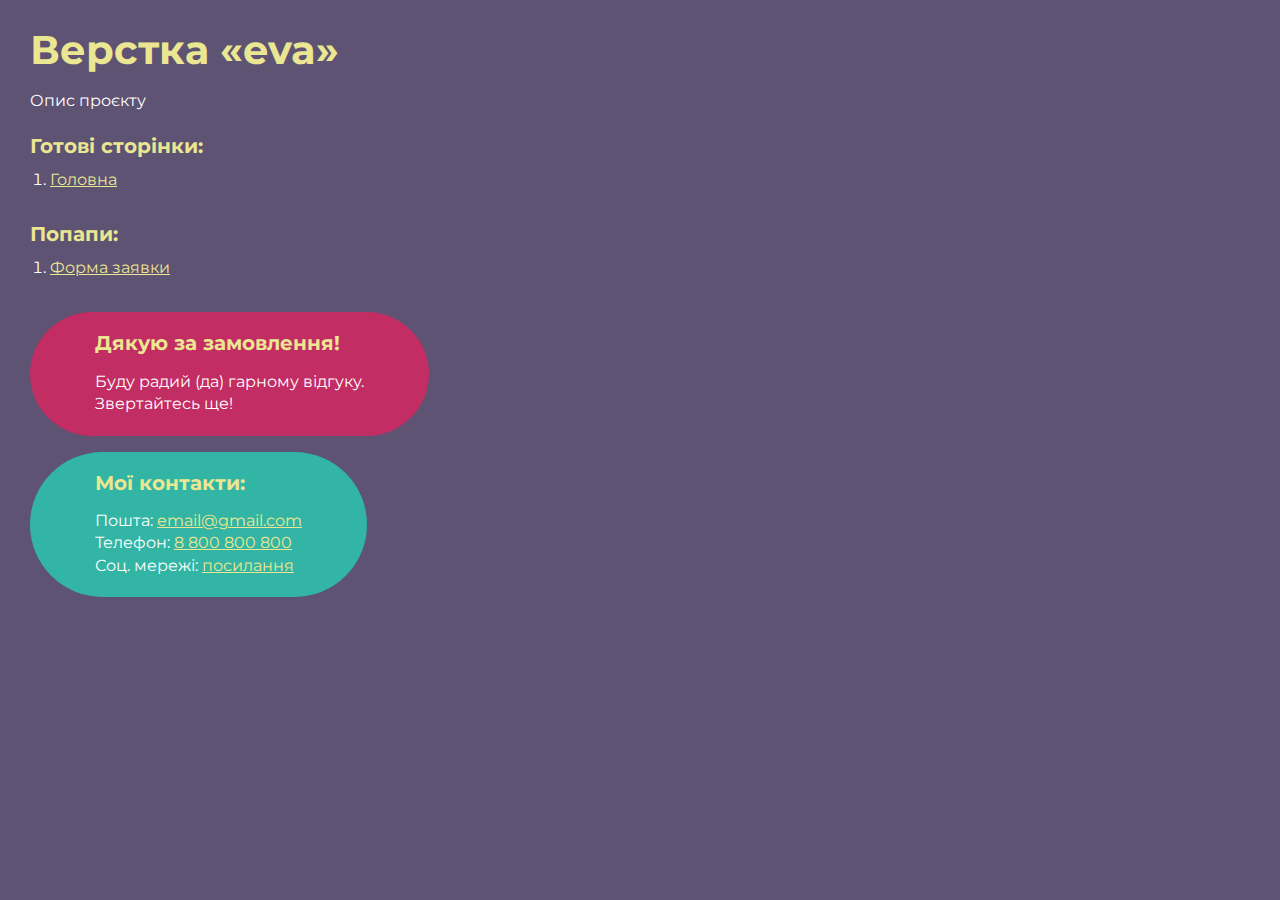
<file: index.html>
<!DOCTYPE html>
<html>

<head>
	<meta charset="UTF-8">
	<meta name="viewport" content="width=device-width, initial-scale=1.0">
	<title>Верстка «eva»</title>
</head>

<body>
	<div class="rootpage">
		<h1>Верстка «eva»</h1>
		<div class="rootpage__info">
			Опис проєкту
		</div>
		<h2>Готові сторінки:</h2>
		<ol class="rootpage__list">
			<li><a target="_blank" href="home.html">Головна</a></li>
		</ol>
		<h2>Попапи:</h2>
		<ol class="rootpage__list">
			<li><a target="_blank" href="home.html#order">Форма заявки</a>
			</li>
		</ol>
		<div class="rootpage__tnx">
			<h2>Дякую за замовлення!</h2>
			<p>Буду радий (да) гарному відгуку.</p>
			<p>Звертайтесь ще!</p>
		</div>
		<div class="rootpage__contacts">
			<h2>Мої контакти:</h2>
			<p>Пошта: <a href="mailto:email@gmail.com">email@gmail.com</a></p>
			<p>Телефон: <a href="tel:8800800800">8 800 800 800</a></p>
			<p>Соц. мережі: <a href="">посилання</a></p>
		</div>
	</div>
</body>
<style>
	@charset "UTF-8";
	@import url("https://fonts.googleapis.com/css?family=Montserrat:regular,700&display=swap");

	*,
	*::before,
	*::after {
		padding: 0px;
		margin: 0px;
		border: 0px;
		box-sizing: border-box;
	}

	html,
	body {
		height: 100%;
		margin: 0;
		padding: 0;
		min-width: 320px;
		width: 100%;
		color: #fff;
		background-color: #5e5373;
	}

	body {
		font-family: Montserrat;
		font-size: 100%;
		line-height: 1;
		font-size: 1rem;
	}

	a {
		text-decoration: underline;
		color: #ebe691
	}

	a:visited {
		text-decoration: underline;
		color: #aaa768;
	}

	a:hover {
		text-decoration: none;
	}

	ul li {
		list-style: none;
	}

	img {
		vertical-align: top;
	}

	.wrapper {
		width: 100%;
		min-height: 100%;
		overflow: hidden;
	}

	.rootpage {
		padding: 30px;
		display: flex;
		flex-direction: column;
		align-items: flex-start;
	}

	@media (max-width: 767px) {
		.rootpage {
			padding: 30px 15px;
		}
	}

	h1 {
		color: #ebe691;
		font-size: 2.5rem;
		margin: 0px 0px 1.25rem 0px;
	}

	@media (max-width: 767px) {
		h1 {
			font-size: 1.85rem;
			margin: 0px 0px 1.25rem 0px;
		}
	}

	h2 {
		color: #ebe691;
		font-size: 1.25rem;
		margin: 0px 0px 1rem 0px;
	}

	@media (max-width: 767px) {
		h2 {
			font-size: 1.125rem;
			margin: 0px 0px 1rem 0px;
		}
	}

	.rootpage__info {
		line-height: 140%;
		margin: 0px 0px 1.5rem 0px;
	}

	.rootpage__list {
		margin: 0px 0px 2.25rem 1.25rem;
	}

	.rootpage__list li:not(:last-child) {
		margin: 0px 0px 15px 0px;
	}

	.rootpage__contacts,
	.rootpage__tnx {
		border-radius: 200px;
		padding: 20px 65px;
		line-height: 140%;
	}

	@media (max-width: 767px) {

		.rootpage__contacts,
		.rootpage__tnx {
			border-radius: 40px;
			padding: 20px;
		}
	}

	.rootpage__contacts {
		background: #32b5a4;

	}

	.rootpage__contacts a {
		color: #ebe691;
	}

	.rootpage__tnx {
		background: #c22d63;
		margin: 0px 0px 1rem 0px;
	}
</style>

</html>
</file>
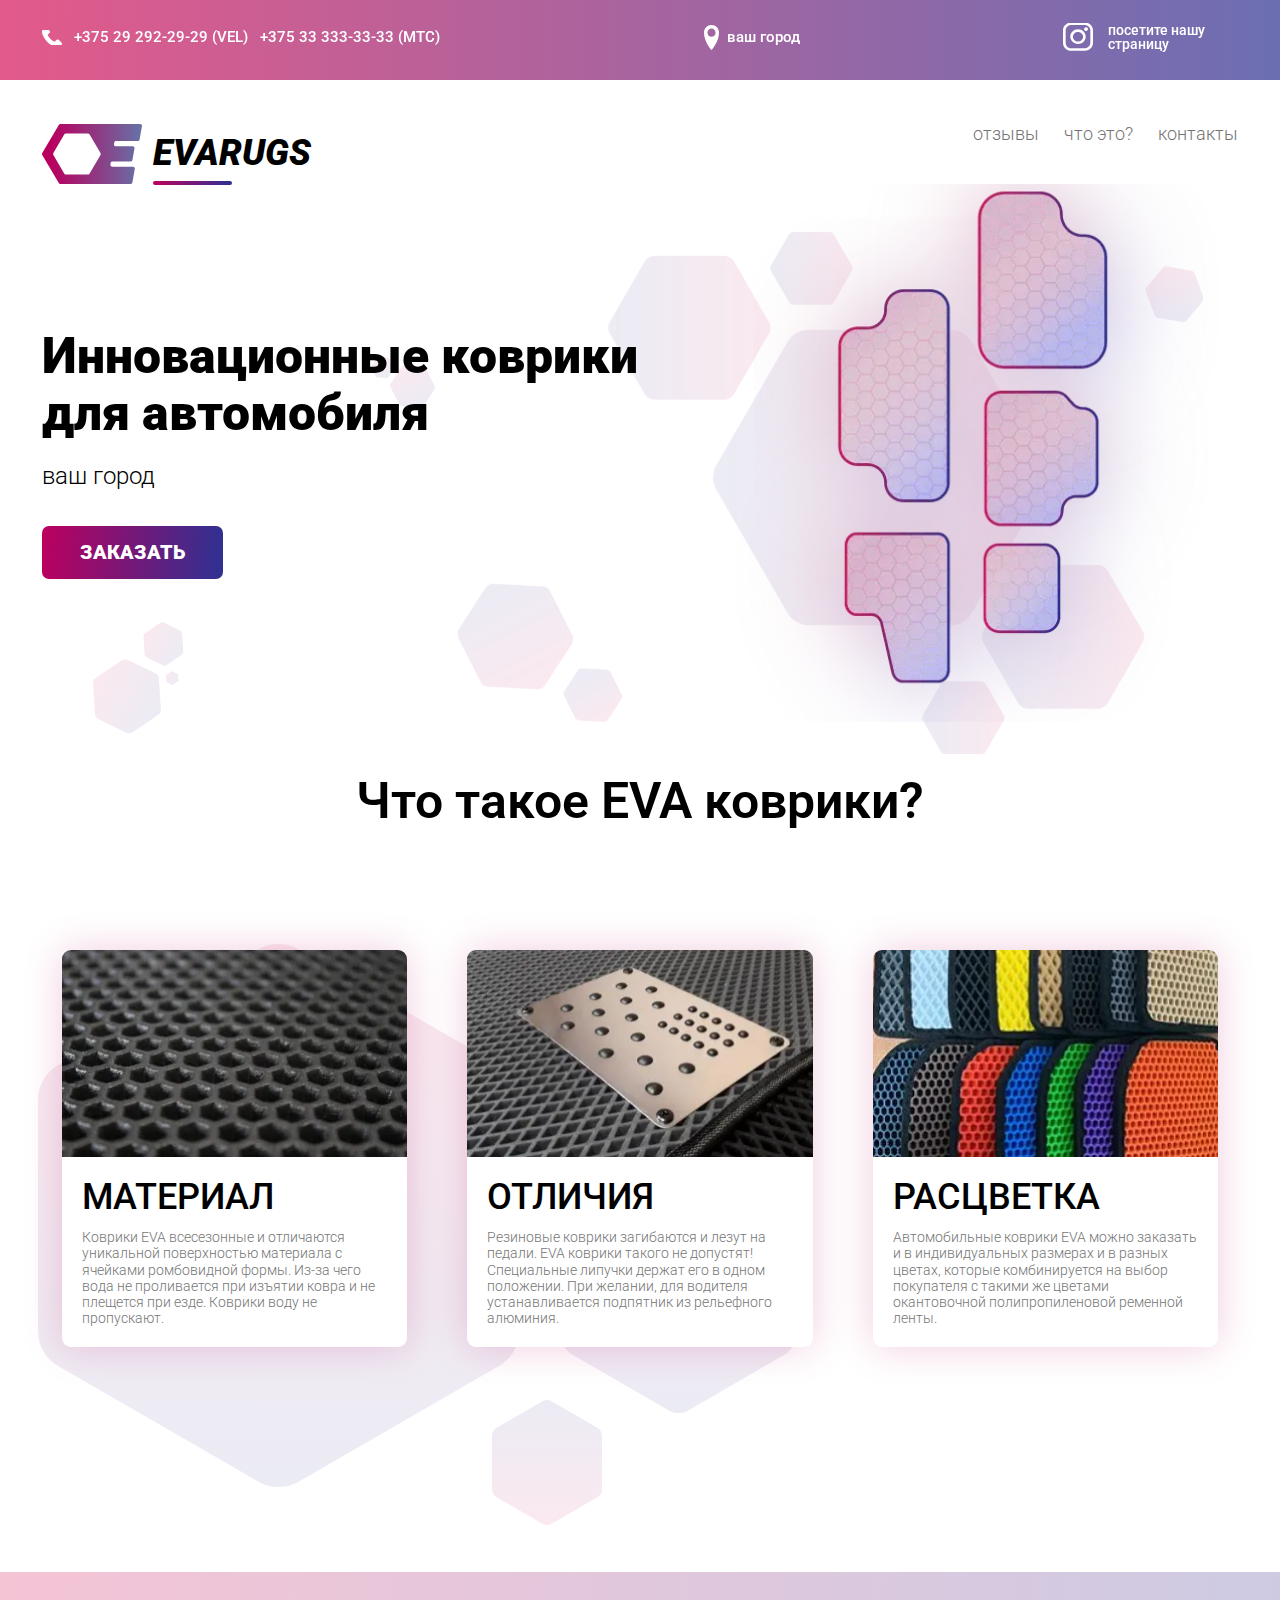
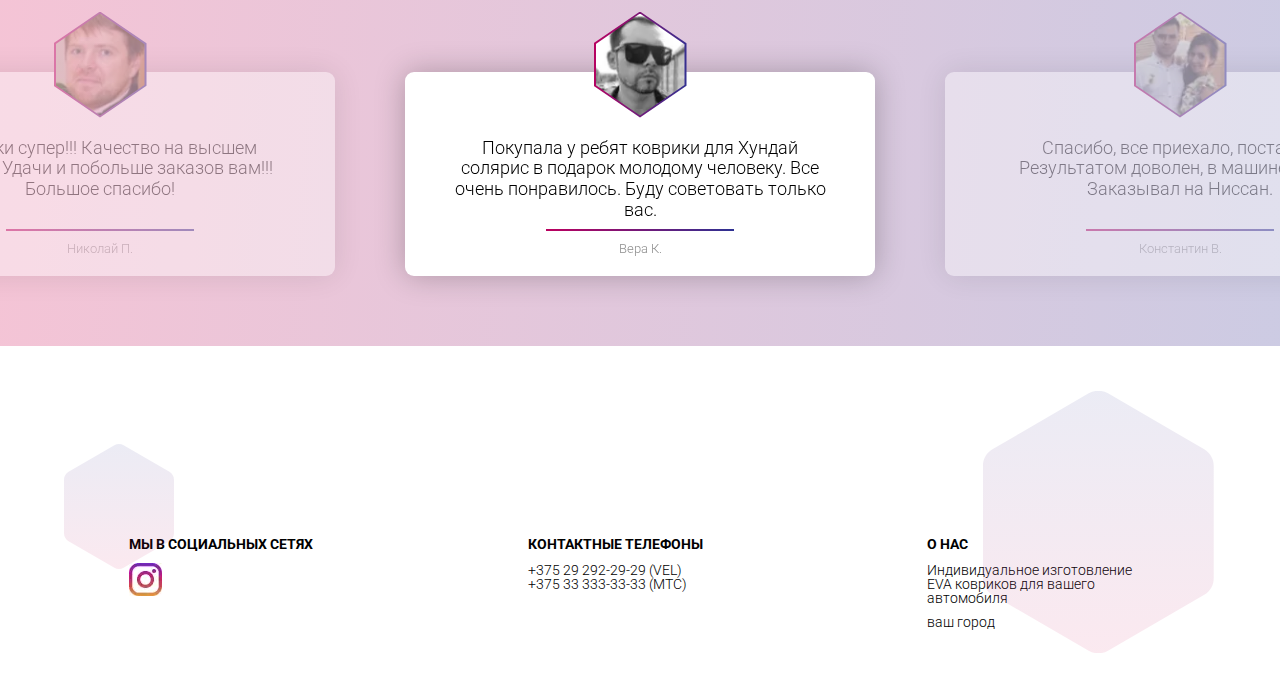
<file: home.html>
<!DOCTYPE html>
<html lang="ru">

<head>
	<title>HomePage</title>
	<meta charset="UTF-8">
	<meta name="format-detection" content="telephone=no">
	<!-- <style>body{opacity: 0;}</style> -->
	<link rel="stylesheet" href="css/style.min.css?_v=20230124192502">
	<link rel="shortcut icon" href="favicon.ico">
	<!-- <meta name="robots" content="noindex, nofollow"> -->
	<meta name="viewport" content="width=device-width, initial-scale=1.0">
</head>

<body>
	<div class="wrapper">
		<header class="header">
			<div class="header__container">
				<ul class="header__phone">
					<li><a href="tel:+375292922929">+375 29 292-29-29 (VEL)</a></li>
					<li><a href="tel:+375333333333">+375 33 333-33-33 (МТС)</a></li>
				</ul>
				<div class="header__location">
					<a href="">ваш город</a>
				</div>
				<div class="header__link">
					<a href="">посетите нашу
						страницу</a>
				</div>
			</div>
		</header>
		<main class="page">
			<section class="page__main main">
				<div class="main__container">
					<div class="main__header header-main">
						<a href="" class="header-main__logo logo-main">
							<img class="logo-main__image" src="img/main/logo.svg" alt="logo">
							<div class="logo-main__text">EVARUGS </div>
						</a>
						<div class="header-main__menu">
							<ul class="menu__list">
								<li class="menu__item"><a href="" class="menu__link">отзывы</a></li>
								<li class="menu__item"><a href="" class="menu__link">что это?</a></li>
								<li class="menu__item"><a href="" class="menu__link">контакты</a></li>
							</ul>
						</div>
					</div>
					<div class="main__columns">
						<div class="main__body">
							<a href="" class="main__logo logo-main">
								<img class="logo-main__image" src="img/main/logo.svg" alt="logo">
								<div class="logo-main__text">EVARUGS </div>
							</a>
							<h1 class="main__title">Инновационные
								коврики для
								автомобиля</h1>
							<div class="main__subtitle">ваш город</div>
							<a data-popup="#order" href="" class="main__button button">ЗАКАЗАТЬ</a>
						</div>
						<div class="main__image-ibg">
							<picture><source srcset="img/main/main.webp" type="image/webp"><img src="img/main/main.png" alt="cover"></picture>
						</div>
					</div>
				</div>
				<div class="main__decor decor-main">
					<div class="decor-main__item decor-main__item1"></div>
					<div class="decor-main__item decor-main__item2"></div>
					<div class="decor-main__item decor-main__item3"></div>
				</div>
			</section>
			<section class="page__what what">
				<div class="what__container">
					<h2 class="what__title">Что такое <span>EVA</span> коврики?
					</h2>
					<div class="what__items">
						<div class="what__item">
							<a href="" class="what__image-ibg">
								<picture><source srcset="img/what1.webp" type="image/webp"><img src="img/what1.jpg" alt="material"></picture>
							</a>
							<div class="what__body">
								<h3 class="what__caption">МАТЕРИАЛ</h3>
								<div class="what__text">
									<p>Коврики EVA всесезонные и отличаются уникальной поверхностью материала с ячейками ромбовидной формы. Из-за чего вода не проливается при изъятии ковра и не плещется при езде. Коврики воду не пропускают.</p>
								</div>
							</div>
						</div>
						<div class="what__item">
							<a href="" class="what__image-ibg">
								<picture><source srcset="img/what2.webp" type="image/webp"><img src="img/what2.jpg" alt="differrence"></picture>
							</a>
							<div class="what__body">
								<h3 class="what__caption">ОТЛИЧИЯ</h3>
								<div class="what__text">
									<p>Резиновые коврики загибаются и лезут на педали. EVA коврики такого не допустят! Специальные липучки держат его в одном положении. При желании, для водителя устанавливается подпятник из рельефного алюминия.</p>
								</div>
							</div>
						</div>
						<div class="what__item">
							<a href="" class="what__image-ibg">
								<picture><source srcset="img/what3.webp" type="image/webp"><img src="img/what3.jpg" alt="color"></picture>
							</a>
							<div class="what__body">
								<h3 class="what__caption">РАСЦВЕТКА</h3>
								<div class="what__text">
									<p>Автомобильные коврики EVA можно заказать и в индивидуальных размерах и в разных цветах, которые комбинируется на выбор покупателя с такими же цветами окантовочной полипропиленовой ременной ленты.</p>
								</div>
							</div>
						</div>
					</div>
				</div>
				<div class="what__decor"></div>
			</section>
			<section class="page__slider review-slider">
				<!-- Оболочка слайдера -->
				<div class="review-slider__slider swiper">
					<!-- Двигающееся часть слайдера -->
					<div class="review-slider__wrapper swiper-wrapper">
						<!-- Слайд -->
						<div class="review-slider__slide swiper-slide">
							<div class="swiper-slide__image">
								<picture><source srcset="img/slider3.webp" type="image/webp"><img src="img/slider3.jpg" alt=""></picture>
							</div>
							<div class="swiper-slide__text">
								<p>Покупала у ребят коврики для Хундай солярис в подарок молодому человеку. Все очень понравилось. Буду советовать только вас.</p>
							</div>
							<div class="swiper-slide__author">
								Вера К.
							</div>
						</div>
						<div class="review-slider__slide swiper-slide">
							<div class="swiper-slide__image">
								<picture><source srcset="img/slider1.webp" type="image/webp"><img src="img/slider1.jpg" alt=""></picture>
							</div>
							<div class="swiper-slide__text">
								<p>Спасибо, все приехало, поставил. Результатом доволен, в машине супер! Заказывал на Ниссан.</p>
							</div>
							<div class="swiper-slide__author">
								Константин В.
							</div>
						</div>
						<div class="review-slider__slide swiper-slide">
							<div class="swiper-slide__image">
								<picture><source srcset="img/slider2.webp" type="image/webp"><img src="img/slider2.jpg" alt=""></picture>
							</div>
							<div class="swiper-slide__text">
								<p>Коврики супер!!! Качество на высшем уровне!!! Удачи и побольше заказов вам!!! Большое спасибо!</p>
							</div>
							<div class="swiper-slide__author">
								Николай П.
							</div>
						</div>
					</div>
				</div>
			</section>
		</main>
		<footer class="footer">
			<div class="footer__container">
				<div class="footer__items">
					<div class="footer__item footer__item1">
						<h4 class="footer__title">МЫ В СОЦИАЛЬНЫХ СЕТЯХ</h4>
						<div class="footer__body">
							<picture><source srcset="img/footer/insta.webp" type="image/webp"><img src="img/footer/insta.jpg" alt="insta"></picture>
						</div>
					</div>
					<div class="footer__item footer__item2">
						<h4 class="footer__title">КОНТАКТНЫЕ ТЕЛЕФОНЫ</h4>
						<ul class="footer__phone">
							<li><a href="tel:+375292922929">+375 29 292-29-29 (VEL)</a></li>
							<li><a href="tel:+375333333333">+375 33 333-33-33 (МТС)</a></li>
						</ul>
					</div>
					<div class="footer__item">
						<h4 class="footer__title">О НАС</h4>
						<div class="footer__body">
							<p>Индивидуальное изготовление EVA ковриков для вашего автомобиля</p>
							<a href="footer__link">ваш город</a>
						</div>
					</div>
				</div>
			</div>
			<div class="footer__decor">
				<div class="footer__decor-item footer__decor-item1"></div>
				<div class="footer__decor-item footer__decor-item2"></div>
			</div>
		</footer>
	</div>
	<div id="order" aria-hidden="true" class="popup">
		<div class="popup__wrapper">
			<div class="popup__content">
				<!-- <button data-close type="button" class="popup__close">Закрити</button> -->
				<div class="popup__text">
					<form action="#" method="get" class="order-form">
						<div class="order-form__title">ФОРМА ЗАЯВКИ</div>
						<div class="form__body">
							<div class="form__line">
								<input autocomplete="off" type="text" name="form[]" data-error="Ошибка" placeholder="Ваше имя" class="input">
							</div>
							<div class="form__line">
								<input autocomplete="off" type="email" name="form[]" data-error="Ошибка" placeholder="Ваш e-mail" class="input">
							</div>
							<div class="form__line form__line_area">
								<textarea class="area" name="" id="" cols="30" rows="10">Ваше сообщение (марка автомобиля, цвет ковриков, номер телефона)</textarea>
							</div>
						</div>
						<button class="form__button button">отправить</button>
					</form>
				</div>
			</div>
		</div>
	</div>
	<script src="js/app.min.js?_v=20230124192502"></script>
</body>

</html>
</file>
<file: css/style.min.css>
@charset "UTF-8";@import url(https://fonts.googleapis.com/css?family=Roboto:300,regular,500,700,900,900italic&display=swap);*{padding:0;margin:0;border:0}*,:after,:before{-webkit-box-sizing:border-box;box-sizing:border-box}body,html{height:100%;min-width:320px}body{color:#000;line-height:1;font-family:Roboto;font-size:.875rem;-ms-text-size-adjust:100%;-moz-text-size-adjust:100%;-webkit-text-size-adjust:100%;-webkit-font-smoothing:antialiased;-moz-osx-font-smoothing:grayscale}button,input,textarea{font-family:Roboto;font-size:inherit}button{cursor:pointer;color:inherit;background-color:transparent}a{color:inherit;text-decoration:none}ul li{list-style:none}img{vertical-align:top}h1,h2,h3,h4,h5,h6{font-weight:inherit;font-size:inherit}svg{height:1em;width:1em}svg path{stroke:inherit;fill:inherit}.lock body{overflow:hidden;-ms-touch-action:none;touch-action:none;-ms-scroll-chaining:none;overscroll-behavior:none}.wrapper{min-height:100%;display:-webkit-box;display:-ms-flexbox;display:flex;-webkit-box-orient:vertical;-webkit-box-direction:normal;-ms-flex-direction:column;flex-direction:column;overflow:hidden}@supports (overflow:clip){.wrapper{overflow:clip}}.wrapper>main{-webkit-box-flex:1;-ms-flex:1 1 auto;flex:1 1 auto}.wrapper>*{min-width:0}[class*=__container]{max-width:76.625rem;margin:0 auto;padding:0 .9375rem}body::after{content:"";background-color:rgba(0,0,0,.5);position:fixed;width:100%;height:100%;top:0;left:0;opacity:0;-webkit-transition:opacity .8s ease 0s;-o-transition:opacity .8s ease 0s;transition:opacity .8s ease 0s;pointer-events:none;z-index:149}.popup-show body::after{opacity:1}.popup{position:fixed;top:0;left:0;bottom:0;right:0;padding:30px 10px;-webkit-transition:visibility .8s ease 0s;-o-transition:visibility .8s ease 0s;transition:visibility .8s ease 0s;visibility:hidden;pointer-events:none}.popup_show{z-index:150;visibility:visible;overflow:auto;pointer-events:auto}.popup_show .popup__content{visibility:visible;-webkit-transform:scale(1);-ms-transform:scale(1);transform:scale(1)}.popup__wrapper{display:-webkit-box;display:-ms-flexbox;display:flex;-webkit-box-orient:vertical;-webkit-box-direction:normal;-ms-flex-direction:column;flex-direction:column;-webkit-box-align:center;-ms-flex-align:center;align-items:center;min-height:100%;-webkit-box-flex:1;-ms-flex:1 1 auto;flex:1 1 auto;width:100%;display:flex;-webkit-box-pack:center;-ms-flex-pack:center;justify-content:center;align-items:center}.popup__content{visibility:hidden;-webkit-transform:scale(0);-ms-transform:scale(0);transform:scale(0);-webkit-transition:-webkit-transform .3s ease 0s;transition:-webkit-transform .3s ease 0s;-o-transition:transform .3s ease 0s;transition:transform .3s ease 0s;transition:transform .3s ease 0s,-webkit-transform .3s ease 0s;padding:20px;width:100%;background:#fff;-webkit-box-shadow:0 0 35px rgba(212,20,90,.25);box-shadow:0 0 35px rgba(212,20,90,.25);border-radius:15px}.lock .popup__content{visibility:visible}[class*=-ibg]{position:relative}[class*=-ibg] img{position:absolute;width:100%;height:100%;top:0;left:0;-o-object-fit:cover;object-fit:cover}[class*=-ibg_contain] img{-o-object-fit:contain;object-fit:contain}.button{padding:.9375rem 2.375rem;background:-o-linear-gradient(354.8deg,#b90160 2.23%,#2e3192 99.51%);background:linear-gradient(95.2deg,#b90160 2.23%,#2e3192 99.51%);border-radius:7px;font-weight:900;font-size:1.25rem;line-height:1.15;text-align:center;color:#fff;-webkit-transition:all .3s ease 0s;-o-transition:all .3s ease 0s;transition:all .3s ease 0s}.order-form__title{font-weight:500;font-size:1.5rem;line-height:1.18;text-align:center}.form__body{display:-ms-grid;display:grid;-ms-grid-columns:(minmax(auto,360px))[2];grid-template-columns:repeat(2,minmax(auto,360px));gap:1.5625rem;-webkit-box-pack:center;-ms-flex-pack:center;justify-content:center}.form__button{padding:.625rem 2.25rem}.area,.input{width:100%;padding:.8125rem 1rem;background:#fff;border:1px solid #a2a2a2;border-radius:9px;font-weight:300;color:#989898}.area{max-height:5.625rem}.header{position:fixed;z-index:10;top:0;left:0;width:100%;padding-top:1.4375rem;padding-bottom:1.4375rem;min-height:5rem;background:-o-linear-gradient(180.09deg,rgba(46,49,146,.7) 0,rgba(212,20,90,.7) 98.16%);background:linear-gradient(269.91deg,rgba(46,49,146,.7) 0,rgba(212,20,90,.7) 98.16%);font-family:Roboto;font-style:normal;font-weight:500;font-size:.9375rem;color:#fff}.header__container{display:-webkit-box;display:-ms-flexbox;display:flex;gap:.5rem;-webkit-box-align:center;-ms-flex-align:center;align-items:center;-webkit-box-pack:justify;-ms-flex-pack:justify;justify-content:space-between}.header__phone{display:-webkit-box;display:-ms-flexbox;display:flex;-ms-flex-wrap:wrap;flex-wrap:wrap;-webkit-box-pack:center;-ms-flex-pack:center;justify-content:center;-webkit-column-gap:12px;-moz-column-gap:12px;column-gap:12px;row-gap:.625rem;padding-left:2rem}.header__location{background:url(../img/header/location.svg) left no-repeat;line-height:1.5625rem;padding-left:1.4375rem}.header__link{-webkit-box-flex:0;-ms-flex:0 0 10.9375rem;flex:0 0 10.9375rem;font-size:.875rem;background:url(../img/header/insta.svg) left no-repeat;padding-left:2.8125rem}.footer{position:relative}.footer__items{display:-webkit-box;display:-ms-flexbox;display:flex;-ms-flex-wrap:wrap;flex-wrap:wrap;-ms-flex-pack:distribute;justify-content:space-around}.footer__item{-webkit-box-flex:0;-ms-flex:0 1 14rem;flex:0 1 14rem}.footer__title{text-transform:uppercase;font-weight:700;line-height:1.18}.footer__title:not(:last-child){margin-bottom:.625rem}.footer__body{-webkit-box-pack:center;-ms-flex-pack:center;justify-content:center;-webkit-box-align:center;-ms-flex-align:center;align-items:center;font-weight:300;max-width:14rem}.footer__body p:not(:last-child){margin-bottom:.625rem}.footer__phone{font-weight:300}.footer__decor-item{position:absolute}.footer__decor-item1{background:url(../img/footer/decor.svg) 0 0 no-repeat;width:6.875rem;height:7.8125rem;top:-100%;left:5%}.footer__decor-item2{background:url(../img/footer/decor.svg) 0 0 no-repeat;-webkit-transform:scale(2.1);-ms-transform:scale(2.1);transform:scale(2.1);width:14.5625rem;height:16.5rem;top:0;right:-5%}.main{position:relative;margin-top:7.75rem;margin-bottom:3.125rem}.main__container{position:relative;z-index:2}.main__columns{display:-webkit-box;display:-ms-flexbox;display:flex;-webkit-column-gap:.3125rem;-moz-column-gap:.3125rem;column-gap:.3125rem}.main__logo{display:-webkit-box;display:-ms-flexbox;display:flex;gap:.625rem;-webkit-box-align:center;-ms-flex-align:center;align-items:center}.main__logo:not(:last-child){margin-bottom:3.75rem}.main__title{font-weight:900;line-height:1.15}.main__title:not(:last-child){margin-bottom:.625rem}.main__subtitle{font-weight:300;font-size:1.5rem;line-height:1.16}.main__subtitle:not(:last-child){margin-bottom:1.5625rem}.main__button{-ms-flex-item-align:start;align-self:flex-start;text-transform:uppercase}.main__image-ibg{-webkit-box-flex:0;-ms-flex:0 1 45%;flex:0 1 45%;padding-bottom:45%}.header-main{display:-webkit-box;display:-ms-flexbox;display:flex;gap:.625rem;-webkit-box-pack:justify;-ms-flex-pack:justify;justify-content:space-between}.header-main__logo{display:-webkit-box;display:-ms-flexbox;display:flex;gap:.625rem;-webkit-box-align:center;-ms-flex-align:center;align-items:center}.logo-main__image img{max-width:100%}.logo-main__text{text-transform:uppercase;font-style:italic;font-weight:900;line-height:1.16;position:relative}.logo-main__text:after{content:"";position:absolute;bottom:-.625rem;left:0;width:50%;height:.25rem;background:-o-linear-gradient(354.8deg,#b90160 2.23%,#2e3192 99.51%);background:linear-gradient(95.2deg,#b90160 2.23%,#2e3192 99.51%);border-radius:.1875rem;-webkit-transition:all .2s ease 0s;-o-transition:all .2s ease 0s;transition:all .2s ease 0s}.menu__list{display:-webkit-box;display:-ms-flexbox;display:flex;gap:1.5625rem}.menu__item{font-weight:300;font-size:1.125rem;line-height:1.15;color:#737373}.decor-main__item{position:absolute}.decor-main__item1{background:url(../img/main/decor1.svg) 0 0 no-repeat;width:46.5625rem;height:32.625rem;top:18%;right:6%}.decor-main__item2{background:url(../img/main/decor2.svg) 0 0 no-repeat;width:4rem;height:3.125rem;top:39%;left:29%}.decor-main__item3{background:url(../img/main/decor3.svg) 0 0 no-repeat;width:7.25rem;height:8.125rem;top:82%;left:6%}.what{position:relative}.what__container{position:relative;z-index:2}.what__title{font-weight:600;line-height:1.16;text-align:center}.what__title span{color:linear-gradient(180deg,#b90160 0,#3d5bf5 100%)}.what__items{display:-webkit-box;display:-ms-flexbox;display:flex;-ms-flex-wrap:wrap;flex-wrap:wrap;-webkit-box-pack:center;-ms-flex-pack:center;justify-content:center;-webkit-column-gap:3.75rem;-moz-column-gap:3.75rem;column-gap:3.75rem;padding:0 1.25rem}.what__item{-ms-flex-preferred-size:calc(33.3333333333% - 40px);flex-basis:calc(33.3333333333% - 40px);background:#fff;-webkit-box-shadow:0 0 40px rgba(184,0,95,.2);box-shadow:0 0 40px rgba(184,0,95,.2);border-radius:9px;overflow:hidden;display:-webkit-box;display:-ms-flexbox;display:flex;-webkit-box-orient:vertical;-webkit-box-direction:normal;-ms-flex-direction:column;flex-direction:column}.what__image-ibg{padding-bottom:60%}.what__image-ibg img{-webkit-transition:-webkit-transform .3s ease 0s;transition:-webkit-transform .3s ease 0s;-o-transition:transform .3s ease 0s;transition:transform .3s ease 0s;transition:transform .3s ease 0s,-webkit-transform .3s ease 0s}.what__body{padding:1.25rem}.what__caption{font-weight:500;line-height:1.16;text-transform:uppercase}.what__caption:not(:last-child){margin-bottom:.625rem}.what__text{font-weight:300;line-height:1.16;color:#767676}.what__decor{position:absolute;background:url(../img/whatDecor.svg) 0 0 no-repeat;width:47.3125rem;height:36.3125rem;top:30%;left:3%}.review-slider{background:-o-linear-gradient(355.69deg,rgba(212,20,90,.25) .96%,rgba(46,49,146,.25) 104.83%);background:linear-gradient(94.31deg,rgba(212,20,90,.25) .96%,rgba(46,49,146,.25) 104.83%);margin-bottom:2.5rem}.review-slider__wrapper{padding:6.25rem 0 4.375rem 0}.swiper-slide{opacity:.4;max-width:33.5rem;background:#fff;-webkit-box-shadow:0 0 30px rgba(0,0,0,.25);box-shadow:0 0 30px rgba(0,0,0,.25);border-radius:9px;padding:0 2.9375rem 1.25rem 2.9375rem;display:-webkit-box;display:-ms-flexbox;display:flex;-webkit-box-align:center;-ms-flex-align:center;align-items:center;-webkit-box-orient:vertical;-webkit-box-direction:normal;-ms-flex-direction:column;flex-direction:column;-webkit-transition:opacity .3s ease 0s;-o-transition:opacity .3s ease 0s;transition:opacity .3s ease 0s}.swiper-slide-active{opacity:1}.swiper-slide__image{margin-top:-60px;width:5.8125rem;height:6.625rem;position:relative;background:-o-linear-gradient(354.8deg,#b90160 2.23%,#2e3192 99.51%);background:linear-gradient(95.2deg,#b90160 2.23%,#2e3192 99.51%);-webkit-clip-path:polygon(50% 0,50% 0,100% 30%,100% 70%,50% 100%,50% 100%,0 70%,0 30%);clip-path:polygon(50% 0,50% 0,100% 30%,100% 70%,50% 100%,50% 100%,0 70%,0 30%)}.swiper-slide__image:not(:last-child){margin-bottom:1.25rem}.swiper-slide__image img{position:absolute;top:.125rem;left:.125rem;width:5.5625rem;height:6.375rem;-webkit-clip-path:polygon(50% 0,50% 0,100% 30%,100% 70%,50% 100%,50% 100%,0 70%,0 30%);clip-path:polygon(50% 0,50% 0,100% 30%,100% 70%,50% 100%,50% 100%,0 70%,0 30%)}.swiper-slide__text{font-weight:300;font-size:1.125rem;line-height:1.16;-webkit-box-flex:1;-ms-flex-positive:1;flex-grow:1;text-align:center;position:relative}.swiper-slide__text:not(:last-child){margin-bottom:1.25rem}.swiper-slide__text:after{content:"";position:absolute;bottom:-.625rem;left:25%;width:50%;height:.125rem;background:-o-linear-gradient(354.8deg,#b90160 2.23%,#2e3192 99.51%);background:linear-gradient(95.2deg,#b90160 2.23%,#2e3192 99.51%)}.swiper-slide__author{font-weight:300;font-size:.8125rem;line-height:1.16;text-align:center;color:#8e8e8e}.swiper{overflow:hidden}.swiper-wrapper{width:100%;height:100%;-webkit-box-sizing:content-box;box-sizing:content-box;display:-webkit-box;display:-ms-flexbox;display:flex;position:relative}.swiper-vertical .swiper-wrapper{-webkit-box-orient:vertical;-webkit-box-direction:normal;-ms-flex-direction:column;flex-direction:column}.swiper-autoheight .swiper-wrapper{-webkit-box-align:start;-ms-flex-align:start;align-items:flex-start}.swiper-initialized .swiper-slide{-ms-flex-negative:0;flex-shrink:0}.swiper-android .swiper-slide,.swiper-android .swiper-wrapper{-webkit-transform:translate3d(0,0,0);transform:translate3d(0,0,0)}.swiper-button-lock{display:none!important}@media (min-width:29.99875em){.header__phone{background:url(../img/header/tel.svg) left no-repeat}}@media (min-width:47.99875em){.form__line_area{grid-column-start:span 2}.main__body{-webkit-box-flex:0;-ms-flex:0 1 55%;flex:0 1 55%;display:-webkit-box;display:-ms-flexbox;display:flex;-webkit-box-orient:vertical;-webkit-box-direction:normal;-ms-flex-direction:column;flex-direction:column;gap:.625rem;-webkit-box-pack:center;-ms-flex-pack:center;justify-content:center}}@media (min-width:61.99875em){.main__logo{display:none}}@media (min-width:76.625em){.popup__content{max-width:73.75rem}.order-form__title:not(:last-child){margin-bottom:2.8125rem}.form__body:not(:last-child){margin-bottom:2.8125rem}.footer{margin-top:9.375rem}.footer{margin-bottom:4.375rem}.main__title{font-size:3.125rem}.logo-main__text{font-size:2.25rem}.what{margin-bottom:14.0625rem}.what__title{font-size:3.125rem}.what__title{margin-bottom:7.5rem}.what__caption{font-size:2.25rem}}@media (max-width:20em){.popup__content{max-width:16.6875rem}.order-form__title:not(:last-child){margin-bottom:.9375rem}.form__body:not(:last-child){margin-bottom:.9375rem}.footer{margin-top:.9375rem}.footer{margin-bottom:1.25rem}.main__title{font-size:1.5625rem}.logo-main__text{font-size:1.25rem}.what{margin-bottom:3.125rem}.what__title{font-size:1.25rem}.what__title{margin-bottom:1.25rem}.what__caption{font-size:1.25rem}}@media (max-width:61.99875em){.footer__decor-item2{-webkit-transform:scale(1);-ms-transform:scale(1);transform:scale(1)}.header-main{display:none}.decor-main__item2{display:none}.decor-main__item3{display:none}.what__item{-webkit-box-flex:0;-ms-flex:0 1 37.125rem;flex:0 1 37.125rem;-ms-flex-wrap:wrap;flex-wrap:wrap;margin:0}}@media (max-width:61.99875em) and (max-width:20em){.what__item:not(:last-child){margin-bottom:1.875rem}}@media (max-width:47.99875em){.form__body{-ms-grid-columns:1fr;grid-template-columns:1fr;justify-items:center}.header{padding-top:.625rem;padding-bottom:.3125rem}.header__container{-webkit-box-orient:vertical;-webkit-box-direction:normal;-ms-flex-direction:column;flex-direction:column;padding-top:.625rem;padding-bottom:.625rem}.header__link{display:none}.footer__items{-webkit-box-orient:vertical;-webkit-box-direction:normal;-ms-flex-direction:column;flex-direction:column;-webkit-box-align:center;-ms-flex-align:center;align-items:center;-webkit-box-pack:center;-ms-flex-pack:center;justify-content:center;row-gap:1.25rem}.footer__item{-webkit-box-flex:0;-ms-flex:0 1 auto;flex:0 1 auto;text-align:center}.footer__item1{-webkit-box-ordinal-group:1;-ms-flex-order:0;order:0}.footer__item2{-webkit-box-ordinal-group:0;-ms-flex-order:-1;order:-1}.footer__decor-item{display:none}.main__body{text-align:center}.main__logo{-webkit-box-pack:center;-ms-flex-pack:center;justify-content:center}.main__image-ibg{display:none}}@media (max-width:47.99875em) and (max-width:20em){.area,.input{width:14.375rem}}@media (min-width:20em) and (max-width:76.625em){@supports (max-width:clamp(16.6875rem ,-3.4670253863rem + 100.7726269316vw ,73.75rem)){.popup__content{max-width:clamp(16.6875rem ,-3.4670253863rem + 100.7726269316vw ,73.75rem)}}@supports not (max-width:clamp(16.6875rem ,-3.4670253863rem + 100.7726269316vw ,73.75rem)){.popup__content{max-width:calc(16.6875rem + 57.0625 * (100vw - 20rem)/ 56.625)}}@supports (margin-bottom:clamp(0.9375rem ,0.2752483444rem + 3.3112582781vw ,2.8125rem)){.order-form__title:not(:last-child){margin-bottom:clamp(.9375rem ,.2752483444rem + 3.3112582781vw ,2.8125rem)}}@supports not (margin-bottom:clamp(0.9375rem ,0.2752483444rem + 3.3112582781vw ,2.8125rem)){.order-form__title:not(:last-child){margin-bottom:calc(.9375rem + 1.875 * (100vw - 20rem)/ 56.625)}}@supports (margin-bottom:clamp(0.9375rem ,0.2752483444rem + 3.3112582781vw ,2.8125rem)){.form__body:not(:last-child){margin-bottom:clamp(.9375rem ,.2752483444rem + 3.3112582781vw ,2.8125rem)}}@supports not (margin-bottom:clamp(0.9375rem ,0.2752483444rem + 3.3112582781vw ,2.8125rem)){.form__body:not(:last-child){margin-bottom:calc(.9375rem + 1.875 * (100vw - 20rem)/ 56.625)}}@supports (margin-top:clamp(0.9375rem ,-2.0426324503rem + 14.9006622517vw ,9.375rem)){.footer{margin-top:clamp(.9375rem ,-2.0426324503rem + 14.9006622517vw ,9.375rem)}}@supports not (margin-top:clamp(0.9375rem ,-2.0426324503rem + 14.9006622517vw ,9.375rem)){.footer{margin-top:calc(.9375rem + 8.4375 * (100vw - 20rem)/ 56.625)}}@supports (margin-bottom:clamp(1.25rem ,0.1462472406rem + 5.5187637969vw ,4.375rem)){.footer{margin-bottom:clamp(1.25rem ,.1462472406rem + 5.5187637969vw ,4.375rem)}}@supports not (margin-bottom:clamp(1.25rem ,0.1462472406rem + 5.5187637969vw ,4.375rem)){.footer{margin-bottom:calc(1.25rem + 3.125 * (100vw - 20rem)/ 56.625)}}@supports (font-size:clamp(1.5625rem ,1.0106236203rem + 2.7593818985vw ,3.125rem)){.main__title{font-size:clamp(1.5625rem ,1.0106236203rem + 2.7593818985vw ,3.125rem)}}@supports not (font-size:clamp(1.5625rem ,1.0106236203rem + 2.7593818985vw ,3.125rem)){.main__title{font-size:calc(1.5625rem + 1.5625 * (100vw - 20rem)/ 56.625)}}@supports (font-size:clamp(1.25rem ,0.896799117rem + 1.766004415vw ,2.25rem)){.logo-main__text{font-size:clamp(1.25rem ,.896799117rem + 1.766004415vw ,2.25rem)}}@supports not (font-size:clamp(1.25rem ,0.896799117rem + 1.766004415vw ,2.25rem)){.logo-main__text{font-size:calc(1.25rem + 1 * (100vw - 20rem)/ 56.625)}}@supports (margin-bottom:clamp(3.125rem ,-0.7381346578rem + 19.3156732892vw ,14.0625rem)){.what{margin-bottom:clamp(3.125rem ,-.7381346578rem + 19.3156732892vw ,14.0625rem)}}@supports not (margin-bottom:clamp(3.125rem ,-0.7381346578rem + 19.3156732892vw ,14.0625rem)){.what{margin-bottom:calc(3.125rem + 10.9375 * (100vw - 20rem)/ 56.625)}}@supports (font-size:clamp(1.25rem ,0.5877483444rem + 3.3112582781vw ,3.125rem)){.what__title{font-size:clamp(1.25rem ,.5877483444rem + 3.3112582781vw ,3.125rem)}}@supports not (font-size:clamp(1.25rem ,0.5877483444rem + 3.3112582781vw ,3.125rem)){.what__title{font-size:calc(1.25rem + 1.875 * (100vw - 20rem)/ 56.625)}}@supports (margin-bottom:clamp(1.25rem ,-0.9575055188rem + 11.0375275938vw ,7.5rem)){.what__title{margin-bottom:clamp(1.25rem ,-.9575055188rem + 11.0375275938vw ,7.5rem)}}@supports not (margin-bottom:clamp(1.25rem ,-0.9575055188rem + 11.0375275938vw ,7.5rem)){.what__title{margin-bottom:calc(1.25rem + 6.25 * (100vw - 20rem)/ 56.625)}}@supports (font-size:clamp(1.25rem ,0.896799117rem + 1.766004415vw ,2.25rem)){.what__caption{font-size:clamp(1.25rem ,.896799117rem + 1.766004415vw ,2.25rem)}}@supports not (font-size:clamp(1.25rem ,0.896799117rem + 1.766004415vw ,2.25rem)){.what__caption{font-size:calc(1.25rem + 1 * (100vw - 20rem)/ 56.625)}}}@media (max-width:47.99875em) and (min-width:76.625em){.area,.input{width:26.875rem}}@media (max-width:47.99875em) and (min-width:20em) and (max-width:76.625em){@supports (width:clamp(14.375rem ,9.9599889625rem + 22.0750551876vw ,26.875rem)){.area,.input{width:clamp(14.375rem ,9.9599889625rem + 22.0750551876vw ,26.875rem)}}@supports not (width:clamp(14.375rem ,9.9599889625rem + 22.0750551876vw ,26.875rem)){.area,.input{width:calc(14.375rem + 12.5 * (100vw - 20rem)/ 56.625)}}}@media (max-width:61.99875em) and (min-width:76.625em){.what__item:not(:last-child){margin-bottom:3.75rem}}@media (max-width:61.99875em) and (min-width:20em) and (max-width:76.625em){@supports (margin-bottom:clamp(1.875rem ,1.2127483444rem + 3.3112582781vw ,3.75rem)){.what__item:not(:last-child){margin-bottom:clamp(1.875rem ,1.2127483444rem + 3.3112582781vw ,3.75rem)}}@supports not (margin-bottom:clamp(1.875rem ,1.2127483444rem + 3.3112582781vw ,3.75rem)){.what__item:not(:last-child){margin-bottom:calc(1.875rem + 1.875 * (100vw - 20rem)/ 56.625)}}}@media (any-hover:hover){.button:hover{background:-o-linear-gradient(354.8deg,#2e3192 2.23%,#b90160 99.51%);background:linear-gradient(95.2deg,#2e3192 2.23%,#b90160 99.51%)}.header__phone:hover{text-decoration:underline}.header__location:hover{text-decoration:underline}.header__link:hover{text-decoration:underline}.footer__body a:hover{text-decoration:underline}.footer__phone:hover{text-decoration:underline}.logo-main__text:hover:after{width:100%}.menu__item:hover{text-decoration:underline}.what__item:hover .what__image-ibg img{-webkit-transform:scale(1.05);-ms-transform:scale(1.05);transform:scale(1.05)}}
</file>
